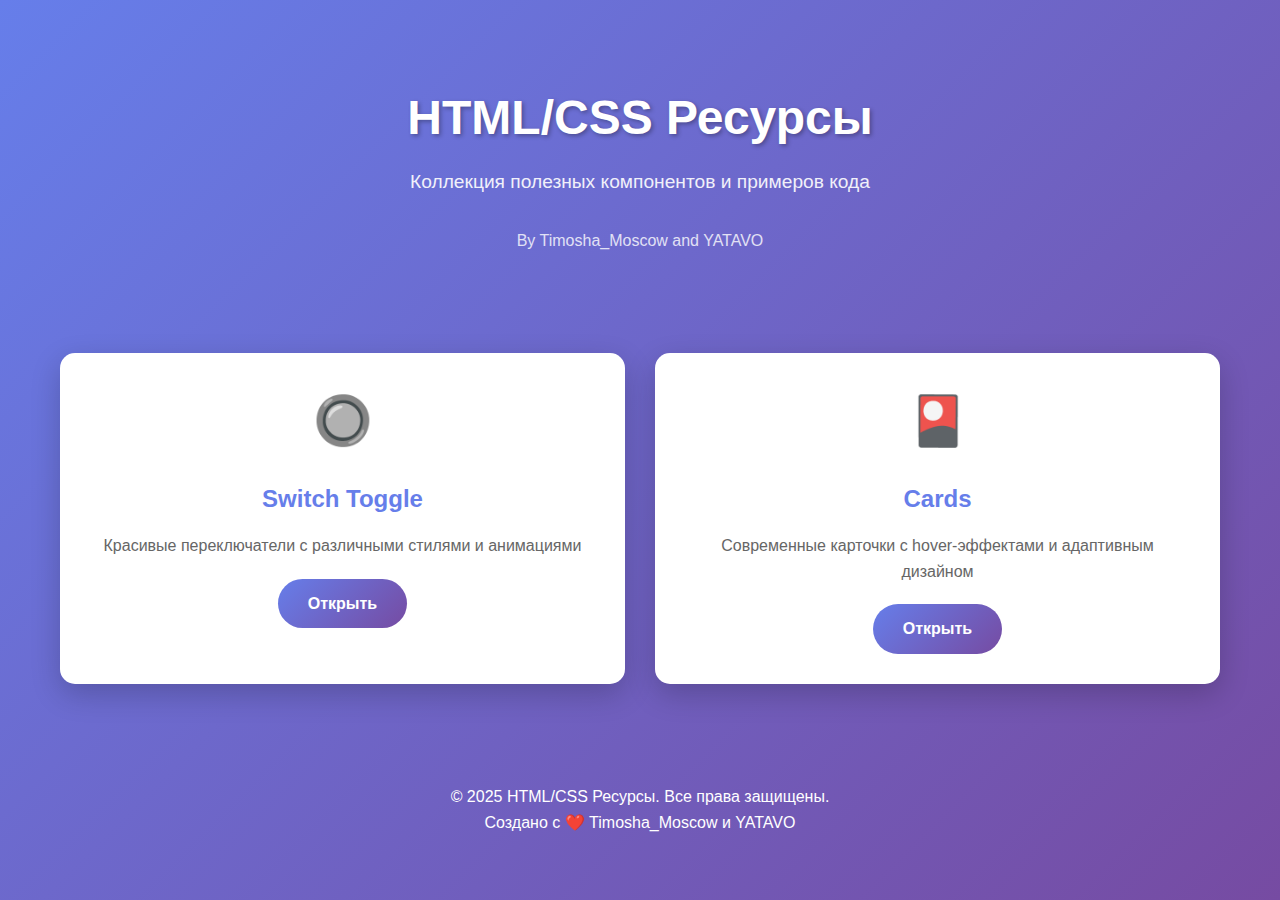
<file: index.html>
<!DOCTYPE html>
<html lang="ru">
<head>
    <meta charset="UTF-8">
    <meta name="viewport" content="width=device-width, initial-scale=1.0">
    <title>HTML/CSS Ресурсы</title>
    <style>
        * {
            margin: 0;
            padding: 0;
            box-sizing: border-box;
        }

        body {
            font-family: 'Segoe UI', Tahoma, Geneva, Verdana, sans-serif;
            line-height: 1.6;
            color: #333;
            background: linear-gradient(135deg, #667eea 0%, #764ba2 100%);
            min-height: 100vh;
        }

        .container {
            max-width: 1200px;
            margin: 0 auto;
            padding: 20px;
        }

        header {
            text-align: center;
            padding: 60px 20px;
            color: white;
        }

        h1 {
            font-size: 3rem;
            margin-bottom: 10px;
            text-shadow: 2px 2px 4px rgba(0,0,0,0.3);
        }

        .subtitle {
            font-size: 1.2rem;
            opacity: 0.9;
            margin-bottom: 30px;
        }

        .authors {
            font-size: 1rem;
            opacity: 0.8;
        }

        .projects-grid {
            display: grid;
            grid-template-columns: repeat(auto-fit, minmax(300px, 1fr));
            gap: 30px;
            margin-top: 40px;
        }

        .project-card {
            background: white;
            border-radius: 15px;
            padding: 30px;
            text-align: center;
            box-shadow: 0 10px 30px rgba(0,0,0,0.2);
            transition: transform 0.3s ease, box-shadow 0.3s ease;
            cursor: pointer;
        }

        .project-card:hover {
            transform: translateY(-10px);
            box-shadow: 0 20px 40px rgba(0,0,0,0.3);
        }

        .project-card h3 {
            color: #667eea;
            margin-bottom: 15px;
            font-size: 1.5rem;
        }

        .project-card p {
            color: #666;
            margin-bottom: 20px;
        }

        .btn {
            display: inline-block;
            background: linear-gradient(135deg, #667eea 0%, #764ba2 100%);
            color: white;
            padding: 12px 30px;
            border-radius: 25px;
            text-decoration: none;
            font-weight: bold;
            transition: transform 0.2s ease;
        }

        .btn:hover {
            transform: scale(1.05);
        }

        .icon {
            font-size: 3rem;
            margin-bottom: 20px;
            color: #667eea;
        }

        footer {
            text-align: center;
            padding: 40px 20px;
            color: white;
            margin-top: 60px;
        }

        @media (max-width: 768px) {
            h1 {
                font-size: 2rem;
            }
            
            .projects-grid {
                grid-template-columns: 1fr;
            }
            
            .project-card {
                padding: 20px;
            }
        }
    </style>
</head>
<body>
    <div class="container">
        <header>
            <h1>HTML/CSS Ресурсы</h1>
            <p class="subtitle">Коллекция полезных компонентов и примеров кода</p>
            <p class="authors">By Timosha_Moscow and YATAVO</p>
        </header>

        <main>
            <div class="projects-grid">
                <div class="project-card" onclick="location.href='Switch toggle.html'">
                    <div class="icon">🔘</div>
                    <h3>Switch Toggle</h3>
                    <p>Красивые переключатели с различными стилями и анимациями</p>
                    <a href="switch-toggle.html" class="btn">Открыть</a>
                </div>

                <div class="project-card" onclick="location.href='cards.html'">
                    <div class="icon">🎴</div>
                    <h3>Cards</h3>
                    <p>Современные карточки с hover-эффектами и адаптивным дизайном</p>
                    <a href="https://yatavo.github.io/Glowing-cards-in-html-css/cards.html" class="btn">Открыть</a>
                </div>

            </div>
        </main>

        <footer>
            <p>&copy; 2025 HTML/CSS Ресурсы. Все права защищены.</p>
            <p>Создано с ❤️ Timosha_Moscow и YATAVO</p>
        </footer>
    </div>

    <script>
        // Добавляем плавную прокрутку для всех ссылок
        document.querySelectorAll('a[href^="#"]').forEach(anchor => {
            anchor.addEventListener('click', function (e) {
                e.preventDefault();
                document.querySelector(this.getAttribute('href')).scrollIntoView({
                    behavior: 'smooth'
                });
            });
        });

        // Добавляем анимацию появления карточек
        document.addEventListener('DOMContentLoaded', function() {
            const cards = document.querySelectorAll('.project-card');
            cards.forEach((card, index) => {
                card.style.opacity = '0';
                card.style.transform = 'translateY(50px)';
                
                setTimeout(() => {
                    card.style.transition = 'opacity 0.6s ease, transform 0.6s ease';
                    card.style.opacity = '1';
                    card.style.transform = 'translateY(0)';
                }, index * 200);
            });
        });
    </script>
</body>
</html>
</file>
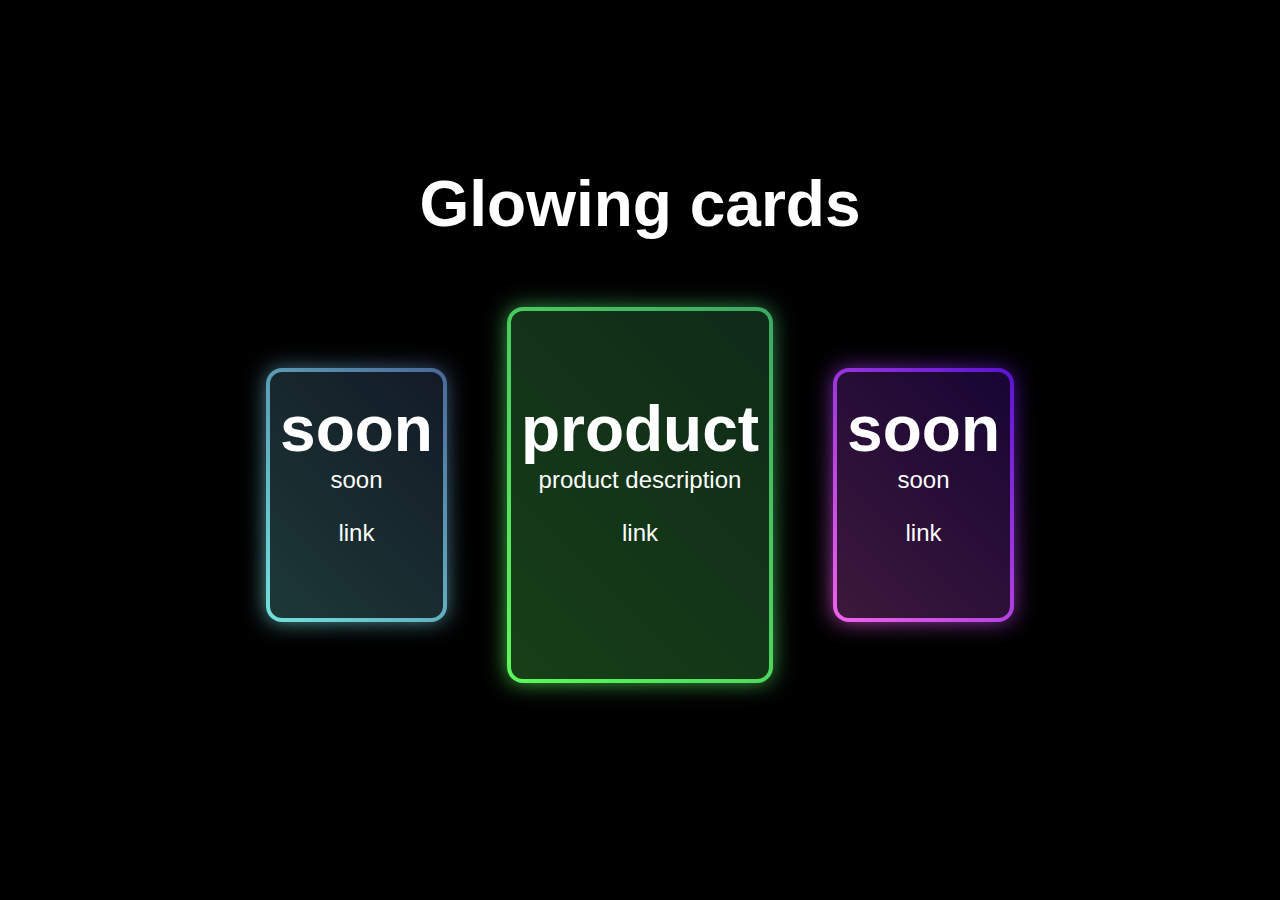
<file: cards.html>
<!DOCTYPE html>
<html lang="en">
<head>

    <title>Glowing cards</title>
    <link rel="stylesheet" href="./cards.css">

</head>

<body>

    


    <h1> 
        Glowing cards
    </h1>


   

    <div class="container">
        <div class="box"><h1>soon</h1>
            <p>soon</p>
            <a href="" target="">
                link
            </a></div>

        <div class="box">
            <h1>product</h1>
            <p>product description</p>
            <a href="./picer.html" target="_blank">
                link
            </a></div>

        <div class="box">
            <h1>soon</h1>
            <p>soon</p>
            <a href="" target="">
                link
            </a></div>
    </div>
    
        
</body>

</html>
</file>
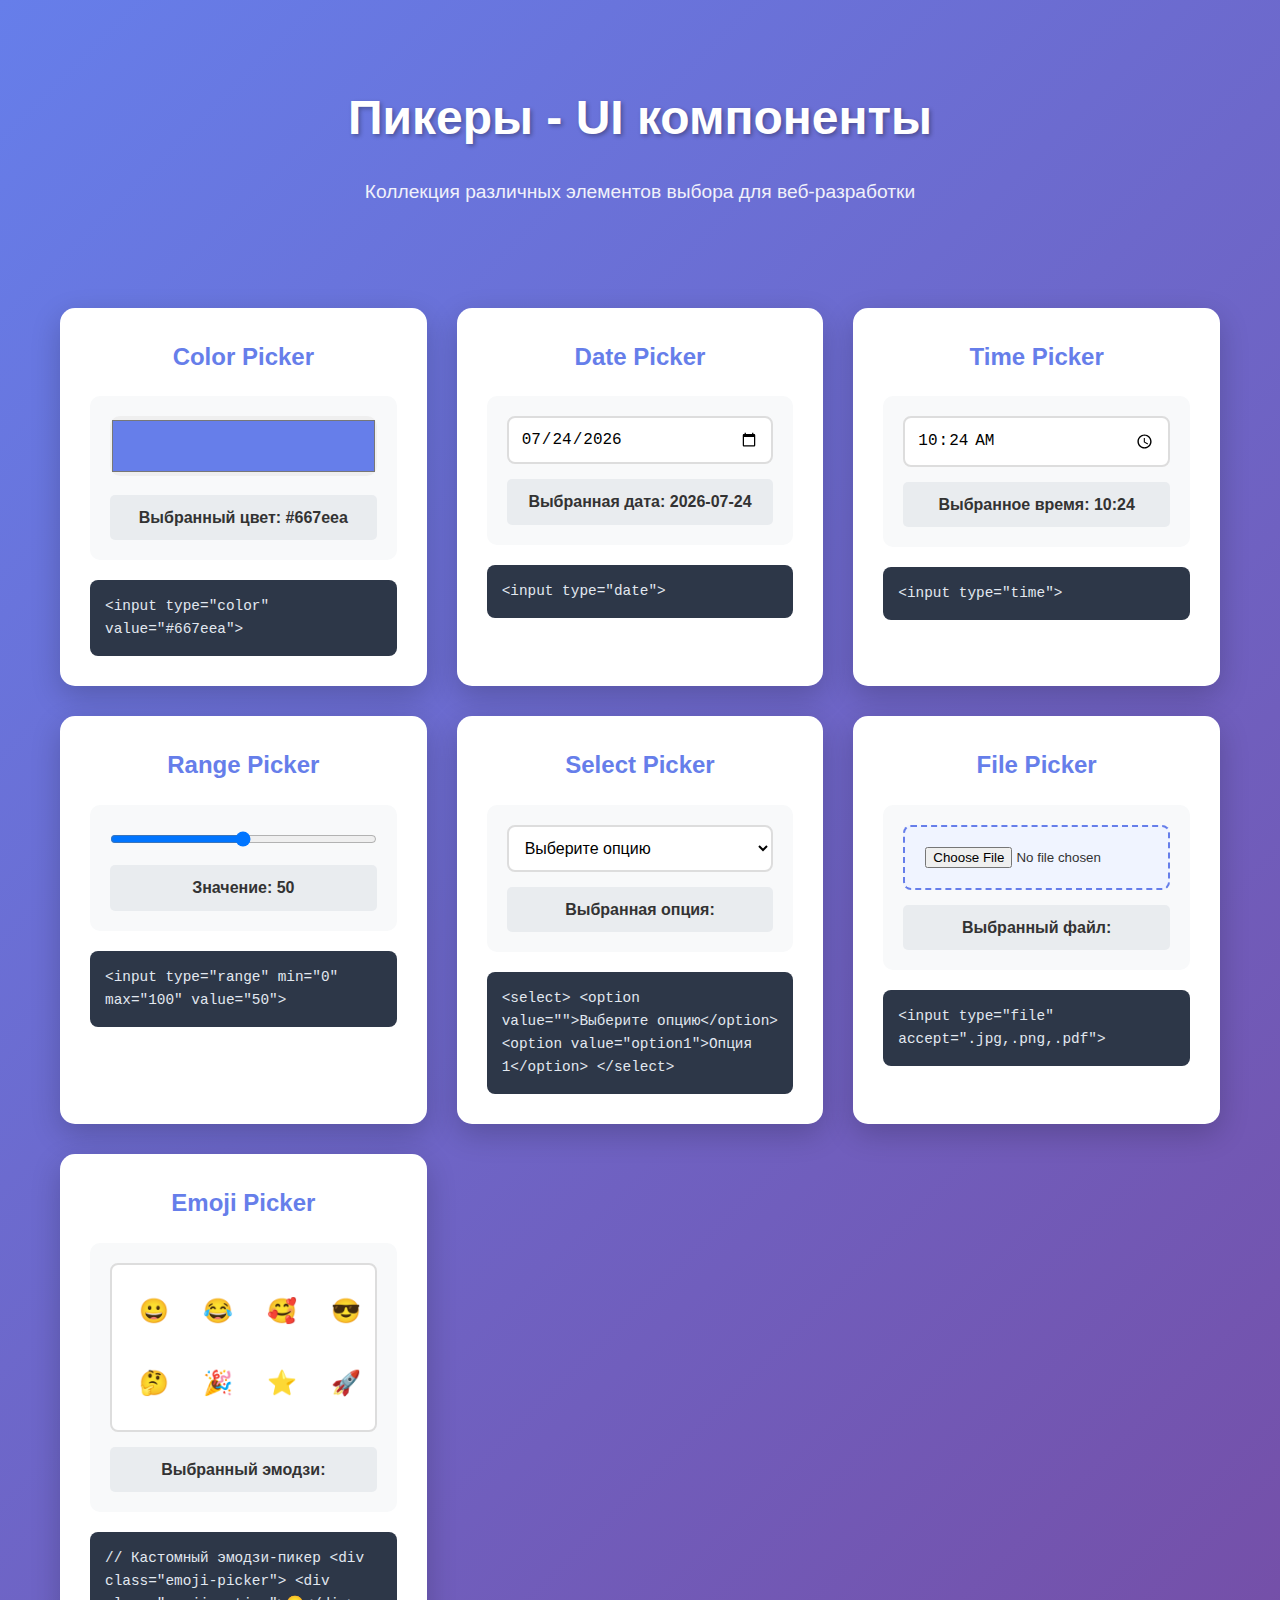
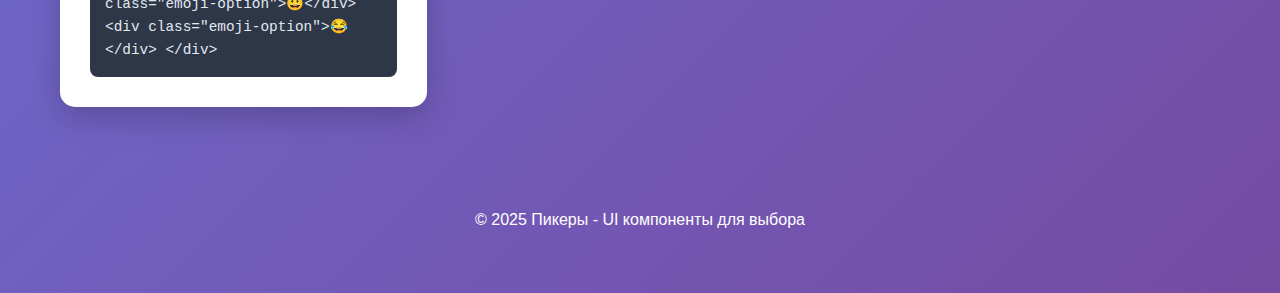
<file: picer.html>
<!DOCTYPE html>
<html lang="ru">
<head>
    <meta charset="UTF-8">
    <meta name="viewport" content="width=device-width, initial-scale=1.0">
    <title>Пикеры - UI компоненты для выбора</title>
    <style>
        * {
            margin: 0;
            padding: 0;
            box-sizing: border-box;
        }

        body {
            font-family: 'Segoe UI', Tahoma, Geneva, Verdana, sans-serif;
            background: linear-gradient(135deg, #667eea 0%, #764ba2 100%);
            color: #333;
            line-height: 1.6;
            min-height: 100vh;
        }

        .container {
            max-width: 1200px;
            margin: 0 auto;
            padding: 20px;
        }

        header {
            text-align: center;
            padding: 60px 20px;
            color: white;
        }

        h1 {
            font-size: 3rem;
            margin-bottom: 20px;
            text-shadow: 2px 2px 4px rgba(0,0,0,0.3);
        }

        .subtitle {
            font-size: 1.2rem;
            opacity: 0.9;
        }

        .pickers-grid {
            display: grid;
            grid-template-columns: repeat(auto-fit, minmax(350px, 1fr));
            gap: 30px;
            margin: 40px 0;
        }

        .picker-card {
            background: white;
            border-radius: 15px;
            padding: 30px;
            box-shadow: 0 10px 30px rgba(0,0,0,0.2);
            transition: transform 0.3s ease;
        }

        .picker-card:hover {
            transform: translateY(-5px);
        }

        .picker-title {
            color: #667eea;
            margin-bottom: 20px;
            font-size: 1.5rem;
            text-align: center;
        }

        .picker-container {
            margin: 20px 0;
            padding: 20px;
            background: #f8f9fa;
            border-radius: 10px;
        }

        /* Стили для различных пикеров */
        .color-picker {
            width: 100%;
            height: 60px;
            border: none;
            border-radius: 10px;
            cursor: pointer;
        }

        .date-picker, .time-picker {
            width: 100%;
            padding: 12px;
            border: 2px solid #ddd;
            border-radius: 8px;
            font-size: 1rem;
        }

        .range-picker {
            width: 100%;
            height: 8px;
            border-radius: 4px;
            background: #ddd;
            outline: none;
        }

        .select-picker {
            width: 100%;
            padding: 12px;
            border: 2px solid #ddd;
            border-radius: 8px;
            font-size: 1rem;
            background: white;
        }

        .file-picker {
            width: 100%;
            padding: 20px;
            border: 2px dashed #667eea;
            border-radius: 8px;
            text-align: center;
            background: #f0f4ff;
            cursor: pointer;
        }

        .emoji-picker {
            display: grid;
            grid-template-columns: repeat(4, 1fr);
            gap: 10px;
            padding: 15px;
            background: white;
            border: 2px solid #ddd;
            border-radius: 8px;
        }

        .emoji-option {
            font-size: 1.5rem;
            text-align: center;
            padding: 10px;
            border: 2px solid transparent;
            border-radius: 8px;
            cursor: pointer;
            transition: all 0.3s ease;
        }

        .emoji-option:hover {
            border-color: #667eea;
            background: #f0f4ff;
        }

        .emoji-option.selected {
            border-color: #667eea;
            background: #667eea;
            color: white;
        }

        .value-display {
            margin-top: 15px;
            padding: 10px;
            background: #e9ecef;
            border-radius: 5px;
            text-align: center;
            font-weight: bold;
        }

        .code-example {
            background: #2d3748;
            color: #e2e8f0;
            padding: 15px;
            border-radius: 8px;
            margin-top: 15px;
            font-family: 'Courier New', monospace;
            font-size: 0.9rem;
            overflow-x: auto;
        }

        footer {
            text-align: center;
            padding: 40px 20px;
            color: white;
            margin-top: 60px;
        }

        @media (max-width: 768px) {
            .pickers-grid {
                grid-template-columns: 1fr;
            }
            
            h1 {
                font-size: 2rem;
            }
        }
    </style>
</head>
<body>
    <div class="container">
        <header>
            <h1>Пикеры - UI компоненты</h1>
            <p class="subtitle">Коллекция различных элементов выбора для веб-разработки</p>
        </header>

        <main>
            <div class="pickers-grid">
                <!-- Color Picker -->
                <div class="picker-card">
                    <h3 class="picker-title">Color Picker</h3>
                    <div class="picker-container">
                        <input type="color" class="color-picker" id="colorPicker" value="#667eea">
                        <div class="value-display" id="colorValue">Выбранный цвет: #667eea</div>
                    </div>
                    <div class="code-example">
&lt;input type="color" value="#667eea"&gt;
                    </div>
                </div>

                <!-- Date Picker -->
                <div class="picker-card">
                    <h3 class="picker-title">Date Picker</h3>
                    <div class="picker-container">
                        <input type="date" class="date-picker" id="datePicker">
                        <div class="value-display" id="dateValue">Выбранная дата: </div>
                    </div>
                    <div class="code-example">
&lt;input type="date"&gt;
                    </div>
                </div>

                <!-- Time Picker -->
                <div class="picker-card">
                    <h3 class="picker-title">Time Picker</h3>
                    <div class="picker-container">
                        <input type="time" class="time-picker" id="timePicker">
                        <div class="value-display" id="timeValue">Выбранное время: </div>
                    </div>
                    <div class="code-example">
&lt;input type="time"&gt;
                    </div>
                </div>

                <!-- Range Picker -->
                <div class="picker-card">
                    <h3 class="picker-title">Range Picker</h3>
                    <div class="picker-container">
                        <input type="range" class="range-picker" id="rangePicker" min="0" max="100" value="50">
                        <div class="value-display" id="rangeValue">Значение: 50</div>
                    </div>
                    <div class="code-example">
&lt;input type="range" min="0" max="100" value="50"&gt;
                    </div>
                </div>

                <!-- Select Picker -->
                <div class="picker-card">
                    <h3 class="picker-title">Select Picker</h3>
                    <div class="picker-container">
                        <select class="select-picker" id="selectPicker">
                            <option value="">Выберите опцию</option>
                            <option value="option1">Опция 1</option>
                            <option value="option2">Опция 2</option>
                            <option value="option3">Опция 3</option>
                            <option value="option4">Опция 4</option>
                        </select>
                        <div class="value-display" id="selectValue">Выбранная опция: </div>
                    </div>
                    <div class="code-example">
&lt;select&gt;
  &lt;option value=""&gt;Выберите опцию&lt;/option&gt;
  &lt;option value="option1"&gt;Опция 1&lt;/option&gt;
&lt;/select&gt;
                    </div>
                </div>

                <!-- File Picker -->
                <div class="picker-card">
                    <h3 class="picker-title">File Picker</h3>
                    <div class="picker-container">
                        <input type="file" class="file-picker" id="filePicker" accept=".jpg,.png,.pdf">
                        <div class="value-display" id="fileValue">Выбранный файл: </div>
                    </div>
                    <div class="code-example">
&lt;input type="file" accept=".jpg,.png,.pdf"&gt;
                    </div>
                </div>

                <!-- Emoji Picker -->
                <div class="picker-card">
                    <h3 class="picker-title">Emoji Picker</h3>
                    <div class="picker-container">
                        <div class="emoji-picker" id="emojiPicker">
                            <div class="emoji-option" data-emoji="😀">😀</div>
                            <div class="emoji-option" data-emoji="😂">😂</div>
                            <div class="emoji-option" data-emoji="🥰">🥰</div>
                            <div class="emoji-option" data-emoji="😎">😎</div>
                            <div class="emoji-option" data-emoji="🤔">🤔</div>
                            <div class="emoji-option" data-emoji="🎉">🎉</div>
                            <div class="emoji-option" data-emoji="⭐">⭐</div>
                            <div class="emoji-option" data-emoji="🚀">🚀</div>
                        </div>
                        <div class="value-display" id="emojiValue">Выбранный эмодзи: </div>
                    </div>
                    <div class="code-example">
// Кастомный эмодзи-пикер
&lt;div class="emoji-picker"&gt;
  &lt;div class="emoji-option"&gt;😀&lt;/div&gt;
  &lt;div class="emoji-option"&gt;😂&lt;/div&gt;
&lt;/div&gt;
                    </div>
                </div>
            </div>
        </main>

        <footer>
            <p>&copy; 2025 Пикеры - UI компоненты для выбора</p>
        </footer>
    </div>

    <script>
        // Color Picker
        const colorPicker = document.getElementById('colorPicker');
        const colorValue = document.getElementById('colorValue');
        
        colorPicker.addEventListener('input', function() {
            colorValue.textContent = `Выбранный цвет: ${this.value}`;
            colorValue.style.color = this.value;
        });

        // Date Picker
        const datePicker = document.getElementById('datePicker');
        const dateValue = document.getElementById('dateValue');
        
        datePicker.addEventListener('change', function() {
            dateValue.textContent = `Выбранная дата: ${this.value}`;
        });

        // Time Picker
        const timePicker = document.getElementById('timePicker');
        const timeValue = document.getElementById('timeValue');
        
        timePicker.addEventListener('change', function() {
            timeValue.textContent = `Выбранное время: ${this.value}`;
        });

        // Range Picker
        const rangePicker = document.getElementById('rangePicker');
        const rangeValue = document.getElementById('rangeValue');
        
        rangePicker.addEventListener('input', function() {
            rangeValue.textContent = `Значение: ${this.value}`;
        });

        // Select Picker
        const selectPicker = document.getElementById('selectPicker');
        const selectValue = document.getElementById('selectValue');
        
        selectPicker.addEventListener('change', function() {
            const selectedOption = this.options[this.selectedIndex].text;
            selectValue.textContent = `Выбранная опция: ${selectedOption}`;
        });

        // File Picker
        const filePicker = document.getElementById('filePicker');
        const fileValue = document.getElementById('fileValue');
        
        filePicker.addEventListener('change', function() {
            if (this.files.length > 0) {
                fileValue.textContent = `Выбранный файл: ${this.files[0].name}`;
            }
        });

        // Emoji Picker
        const emojiPicker = document.getElementById('emojiPicker');
        const emojiValue = document.getElementById('emojiValue');
        const emojiOptions = emojiPicker.querySelectorAll('.emoji-option');
        
        emojiOptions.forEach(option => {
            option.addEventListener('click', function() {
                // Убираем выделение у всех опций
                emojiOptions.forEach(opt => opt.classList.remove('selected'));
                // Выделяем выбранную опцию
                this.classList.add('selected');
                // Показываем выбранное значение
                emojiValue.textContent = `Выбранный эмодзи: ${this.dataset.emoji}`;
            });
        });

        // Инициализация текущей даты и времени
        const now = new Date();
        datePicker.value = now.toISOString().split('T')[0];
        dateValue.textContent = `Выбранная дата: ${datePicker.value}`;
        
        timePicker.value = `${now.getHours().toString().padStart(2, '0')}:${now.getMinutes().toString().padStart(2, '0')}`;
        timeValue.textContent = `Выбранное время: ${timePicker.value}`;
    </script>
</body>
</html>
</file>
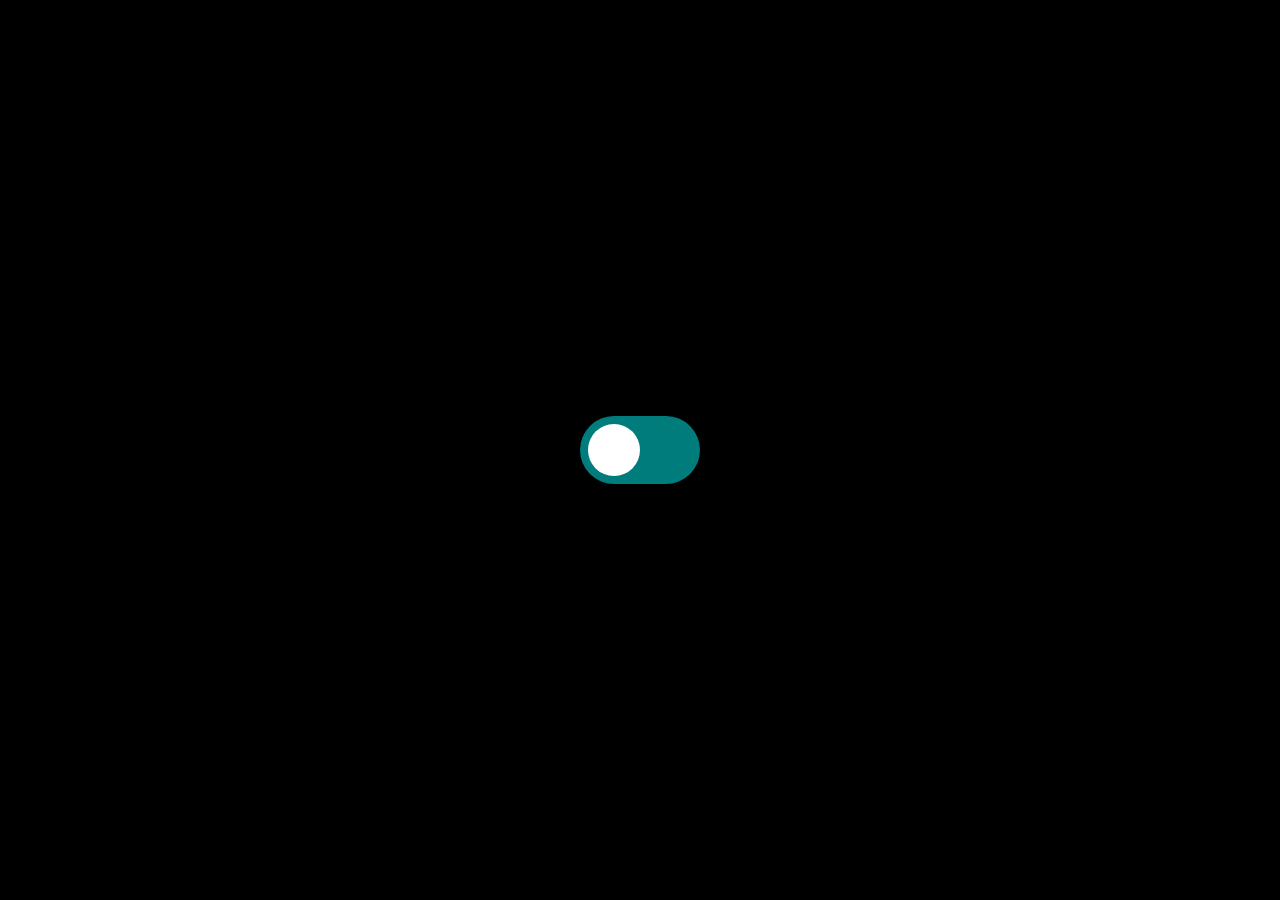
<file: Switch toggle.html>
<!DOCTYPE html>
<html>
<head>
    <meta charset="UTF-8">
    <meta name="viewport" content="width=device-width, initial-scale=1.0">
    <title>Switch Example</title>
    <link rel="stylesheet" href="./Switch toggle.css">
</head>
<body>
    
    <container>

        <label class="switch">
            <input type="checkbox" id="theme-switcher" class="switch__input">
            <span class="switch__slider"></span>
        </label>
    
    </container>

    <script src="./Switch toggle.js"></script> 
    
</body>



</html>
</file>
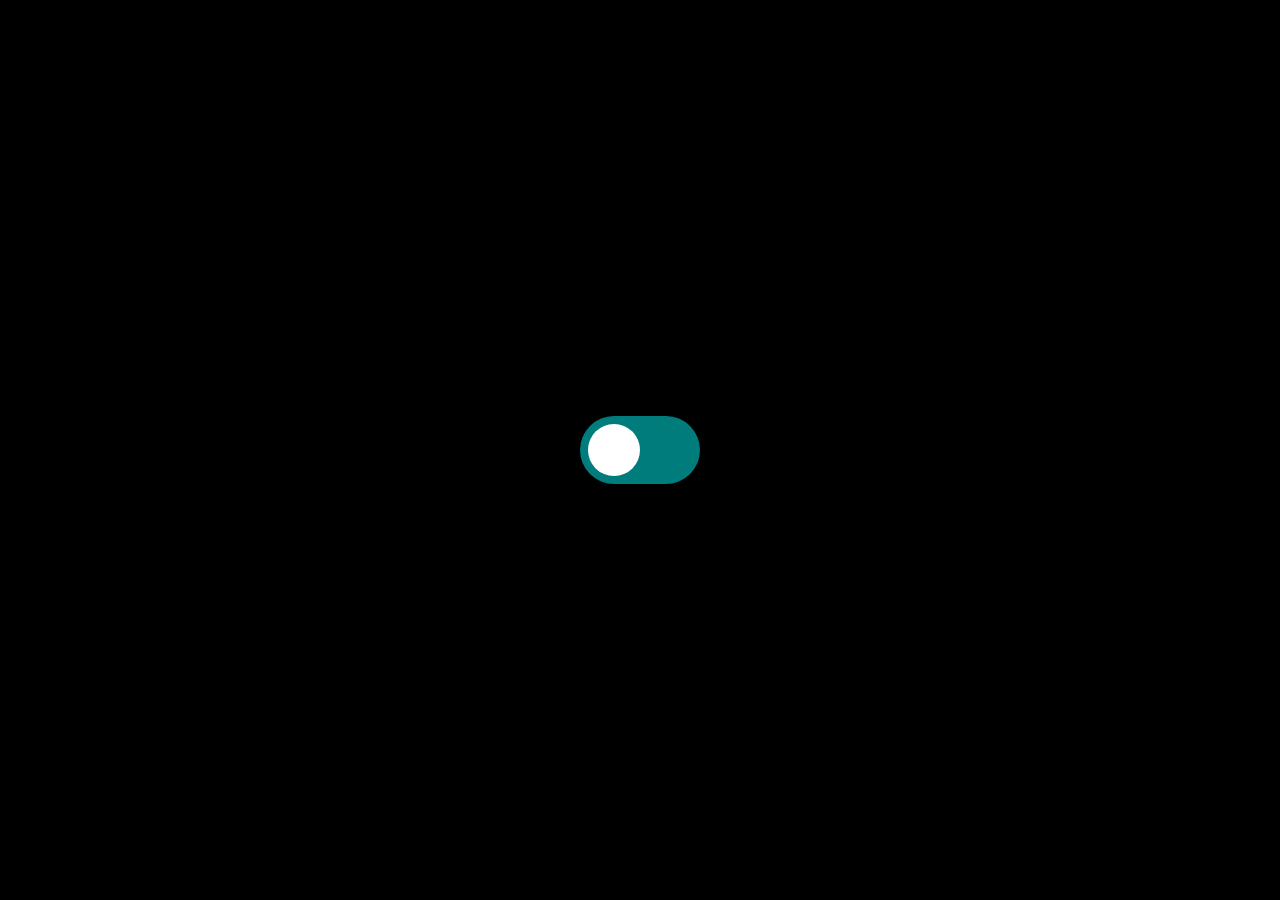
<file: switch-toggle.html>
<!DOCTYPE html>
<html>
<head>
    <meta charset="UTF-8">
    <meta name="viewport" content="width=device-width, initial-scale=1.0">
    <title>Switch Example | YATAVO</title>
    <link rel="stylesheet" href="./Switchtoggle.css">
</head>
<body>
    
    <container>

        <label class="switch">
            <input type="checkbox" id="theme-switcher" class="switch__input">
            <span class="switch__slider"></span>
        </label>
    
    </container>

    <script src="./Switchtoggle.js"></script> 
    
</body>



</html>
</file>
<file: cards.css>
html, body {
  height: 100%; 
  margin: 0;
  overflow-y: auto; 
}

body {
  font-family: Impact, Haettenschweiler, 'Arial Narrow Bold', sans-serif;
  background-color: rgb(0, 0, 0);
  display: flex;
  justify-content: center;
  align-items: center;
  flex-direction: column;
  gap: 16px;
  overflow-x: hidden;  
}
  
  
  h1 {
    font-size: 64px;
    color: white;
    margin: 0; 
    text-align: center; 
  }
  

  p {
    font-size: 24px;
    color: white;
    text-align: center; 
    margin: 0; 
  }

a:hover {
  color: black;
}

.box a {
  margin-top: 25px;
  margin-bottom: 50px;
  
}




html, body {
  height: 100%;
  margin: 0;
}



.container {
  display: flex; 
  gap: 16px; 
}

.box {
  --list: #74e2dd, #4a6899;
  --grad: linear-gradient(45deg, var(--list));
  position: relative;
  border: solid 4px transparent;
  aspect-ratio: 7 / 10;
  border-radius: 1em;
  background: conic-gradient(rgba(0, 0, 0, 0.75) 0 0) padding-box,
              var(--grad) border-box;

  &:nth-child(2) { --list: #5cfa5c, #3ca862 }
  &:nth-child(3) { --list: #f363ec, #5a13d0 }

  &::before {
    position: absolute;
    inset: 0;
    z-index: -1;
    background: var(--grad);
    filter: blur(0.75em);
    content: '';
  }
}

.box h1 {
  margin-left: 10px;
  margin-right: 10px;
}

a {
  font-size: 24px;
  color: white;
  text-decoration: none; 
  text-align: center;
  margin: 0; 
}

.container {
  justify-content: center;
  align-items: center;
  flex-direction: column; 
}

.box {
  background-color: black;
  display: flex;
  justify-content: center;
  align-items: center;
  flex-direction: column; 
}



.container {
  display: flex;
  flex-flow: row nowrap;
  gap: 50px;
  margin-top: 50px;
  margin-bottom: 50px;
}


.container > * {
  margin-right: 10px; 
}

.container > *:last-child {
  margin-right: 0; 
}
.container p {
  margin-left: 10px;
  margin-right: 10px;
}





.container button {
  margin-left: 10px;
  margin-right: 10px;
}


.box:hover {
  transform: scale(1.1);
  background-color: black;
  
 }
 
 .box:hover::before {
   filter: blur(0);
   opacity: 0; 
 }
</file>
<file: Switch toggle.css>
body {
    margin: 0;
    padding: 0;
    background-color: black;
    display: flex;
    justify-content: center;
    align-items: center;
    min-height: 100vh;
    flex-direction: column;
    gap: 16px;
}

.switch {
    display: inline-block;
    position: relative;
    width: 120px;
    height: 68px;
    
}

.switch__input {
    height: 0px;
    width: 0px;
    opacity: 0;
}

.switch__slider {
    position: absolute;
    cursor: pointer;
    top: 0;
    left: 0;
    bottom: 0;
    right: 0;
    border-radius: 34px;
    background-color: rgb(0, 124, 124);
    transition: 0.4s;
}

.switch__slider::before {
    content: "";
    position: absolute;
    cursor: pointer;
    left: 8px;
    bottom: 8px;
    height: 52px;
    width: 52px;
    border-radius: 50%;
    background-color: white;
}

.switch__input:checked + .switch__slider {
    background-color: cyan;
}

.switch__input:checked + .switch__slider::before {
    transform: translateX(52px);
}
</file>
<file: Switchtoggle.css>
body {
    margin: 0;
    padding: 0;
    background-color: black;
    display: flex;
    justify-content: center;
    align-items: center;
    min-height: 100vh;
    flex-direction: column;
    gap: 16px;
}

.switch {
    display: inline-block;
    position: relative;
    width: 120px;
    height: 68px;
    
}

.switch__input {
    height: 0px;
    width: 0px;
    opacity: 0;
}

.switch__slider {
    position: absolute;
    cursor: pointer;
    top: 0;
    left: 0;
    bottom: 0;
    right: 0;
    border-radius: 34px;
    background-color: rgb(0, 124, 124);
    transition: 0.4s;
}

.switch__slider::before {
    content: "";
    position: absolute;
    cursor: pointer;
    left: 8px;
    bottom: 8px;
    height: 52px;
    width: 52px;
    border-radius: 50%;
    background-color: white;
}

.switch__input:checked + .switch__slider {
    background-color: blue;
}

.switch__input:checked + .switch__slider::before {
    transform: translateX(52px);
}
</file>
